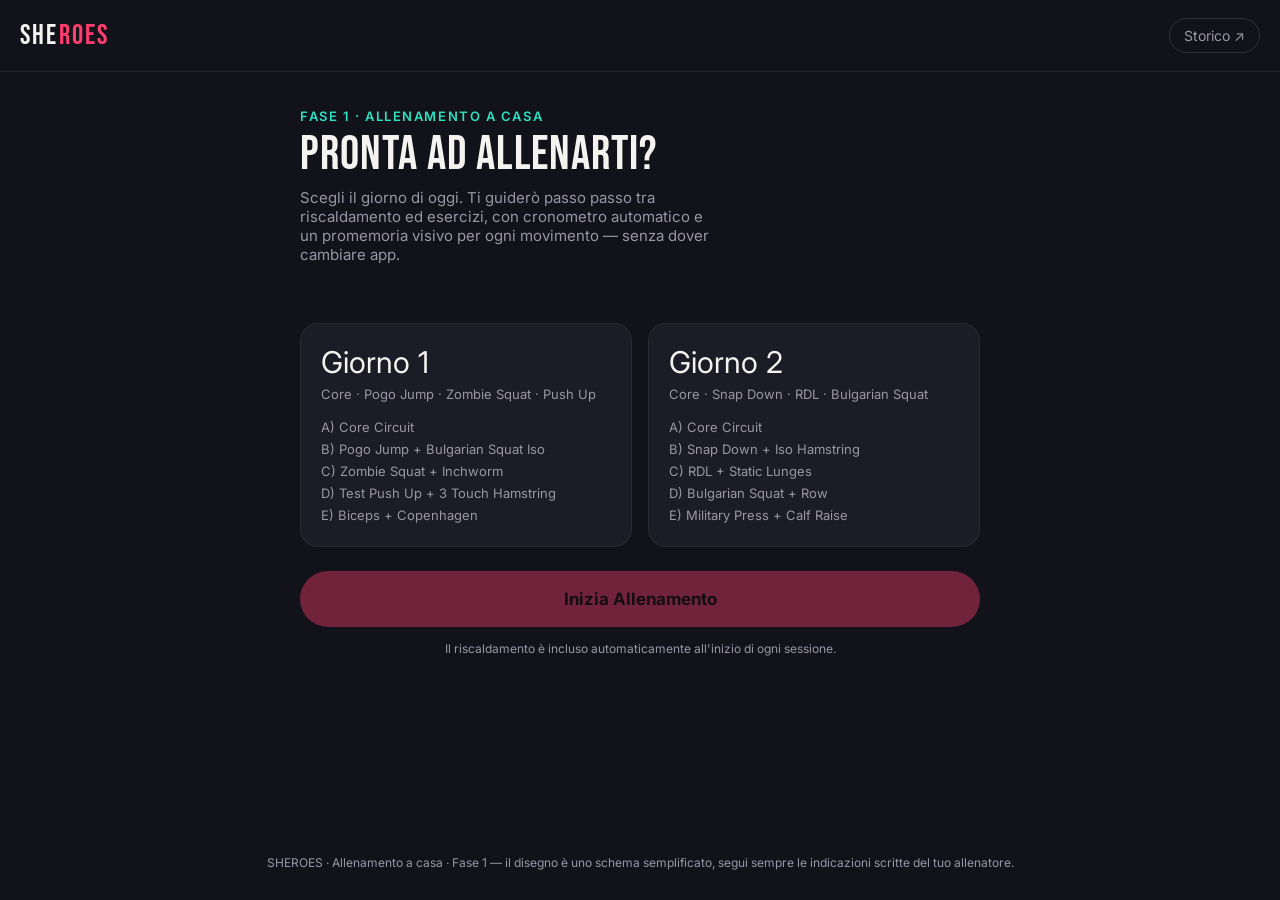
<file: index.html>
<!DOCTYPE html>
<html lang="it">
<head>
<meta charset="UTF-8" />
<meta name="viewport" content="width=device-width, initial-scale=1, viewport-fit=cover" />
<title>SHEROES · Allenamento a casa</title>
<link rel="preconnect" href="https://fonts.googleapis.com">
<link href="https://fonts.googleapis.com/css2?family=Bebas+Neue&family=Inter:wght@400;500;600;700&display=swap" rel="stylesheet">
<link rel="stylesheet" href="css/style.css" />
</head>
<body>

<div class="topbar">
  <div class="brand">SHE<span>ROES</span></div>
  <a class="nav-link" href="history.html">Storico ↗</a>
</div>

<div class="container">

  <!-- ===================== SCREEN: SELEZIONE ===================== -->
  <section id="screen-select">
    <div class="hero">
      <div class="eyebrow">Fase 1 · Allenamento a casa</div>
      <h1>Pronta ad allenarti?</h1>
      <p>Scegli il giorno di oggi. Ti guiderò passo passo tra riscaldamento ed esercizi, con cronometro automatico e un promemoria visivo per ogni movimento — senza dover cambiare app.</p>
    </div>

    <div class="day-cards" id="day-cards">
      <button class="day-card" data-day="day1">
        <div class="day-title">Giorno 1</div>
        <div class="day-meta">Core · Pogo Jump · Zombie Squat · Push Up</div>
        <ul>
          <li>A) Core Circuit</li>
          <li>B) Pogo Jump + Bulgarian Squat Iso</li>
          <li>C) Zombie Squat + Inchworm</li>
          <li>D) Test Push Up + 3 Touch Hamstring</li>
          <li>E) Biceps + Copenhagen</li>
        </ul>
      </button>
      <button class="day-card" data-day="day2">
        <div class="day-title">Giorno 2</div>
        <div class="day-meta">Core · Snap Down · RDL · Bulgarian Squat</div>
        <ul>
          <li>A) Core Circuit</li>
          <li>B) Snap Down + Iso Hamstring</li>
          <li>C) RDL + Static Lunges</li>
          <li>D) Bulgarian Squat + Row</li>
          <li>E) Military Press + Calf Raise</li>
        </ul>
      </button>
    </div>

    <button class="cta-primary" id="btn-start" disabled>Inizia Allenamento</button>
    <p style="color:var(--muted); font-size:12px; text-align:center; margin-top:14px;">
      Il riscaldamento è incluso automaticamente all'inizio di ogni sessione.
    </p>
  </section>

  <!-- ===================== SCREEN: PLAYER ===================== -->
  <section id="screen-player">
    <div class="progress-bar"><div class="progress-bar-fill" id="progress-fill"></div></div>
    <div class="step-meta">
      <span id="step-block-label">—</span>
      <span id="step-count">0 / 0</span>
    </div>

    <div class="exercise-header">
      <h2 id="exercise-name">—<span class="side-tag" id="side-tag" style="display:none;"></span></h2>
    </div>

    <div class="stage">
      <div id="figure-canvas"></div>
    </div>

    <!-- Timer per esercizi a tempo / recupero -->
    <div class="timer-wrap" id="timer-wrap" style="display:none;">
      <div class="timer-big" id="timer-value">00:00</div>
      <div class="timer-label" id="timer-label">Lavoro</div>
    </div>

    <!-- Target per esercizi a ripetizioni -->
    <div id="reps-wrap" style="display:none;">
      <div class="reps-target" id="reps-value">8 rep</div>
      <div class="reps-sub" id="reps-sub">Tocca "Fatto" quando hai finito la serie</div>
    </div>

    <!-- Input per test AMRAP -->
    <div id="amrap-wrap" style="display:none;">
      <div class="reps-sub">Fai più push up possibili, poi inserisci il numero:</div>
      <div class="amrap-input-row">
        <input type="number" min="0" id="amrap-input" placeholder="0" />
        <button class="icon-btn primary" id="btn-amrap-confirm" style="flex:1;">Conferma</button>
      </div>
    </div>

    <div class="cues-box">
      <h3>Attenzione a</h3>
      <ul id="cues-list"></ul>
      <div class="block-note" id="block-note" style="display:none;"></div>
      <a class="ref-link" id="ref-link" href="#" target="_blank" rel="noopener">Cerca un video di riferimento ↗</a>
    </div>

    <div class="controls-row" id="main-controls">
      <button class="icon-btn ghost" id="btn-prev">← Indietro</button>
      <button class="icon-btn" id="btn-pause">Pausa</button>
      <button class="icon-btn primary" id="btn-next">Fatto ✓</button>
    </div>
    <div class="controls-row" id="rest-extra" style="display:none;">
      <button class="icon-btn" id="btn-add15">+15"</button>
      <button class="icon-btn" id="btn-skip-rest">Salta recupero</button>
    </div>

    <div class="finish-row"><a href="#" id="btn-abort">Interrompi allenamento</a></div>
  </section>

  <!-- ===================== SCREEN: RIEPILOGO ===================== -->
  <section id="screen-summary">
    <div class="big-check">🎉</div>
    <h1>Allenamento completato!</h1>
    <div class="summary-stats">
      <div class="summary-stat"><div class="num" id="summary-duration">0'</div><div class="lbl">Durata</div></div>
      <div class="summary-stat"><div class="num" id="summary-day">—</div><div class="lbl">Giorno</div></div>
    </div>
    <div class="summary-note">
      <textarea id="summary-note" placeholder="Nota sulla sessione (facoltativa): come ti sei sentita, carichi usati, ecc."></textarea>
    </div>
    <div class="summary-actions">
      <button class="cta-primary" id="btn-save-session" style="width:auto; padding:16px 30px;">Salva nello storico</button>
      <button class="cta-secondary" id="btn-new-session">Torna alla selezione</button>
    </div>
  </section>

</div>

<footer class="foot">SHEROES · Allenamento a casa · Fase 1 — il disegno è uno schema semplificato, segui sempre le indicazioni scritte del tuo allenatore.</footer>

<script src="js/data.js"></script>
<script src="js/figure.js"></script>
<script src="js/player.js"></script>
<script src="js/storage.js"></script>
<script src="js/app.js"></script>
</body>
</html>
</file>
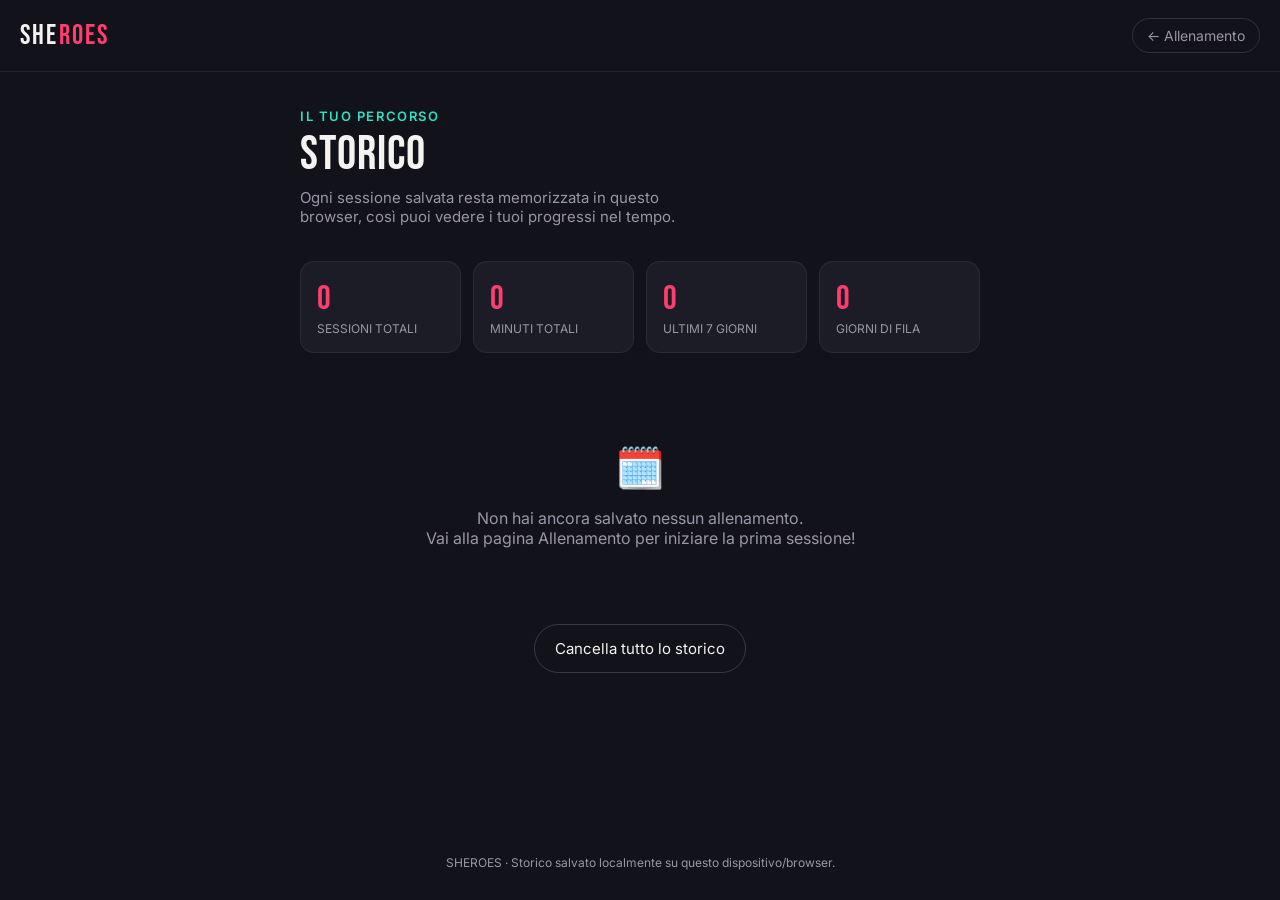
<file: history.html>
<!DOCTYPE html>
<html lang="it">
<head>
<meta charset="UTF-8" />
<meta name="viewport" content="width=device-width, initial-scale=1" />
<title>SHEROES · Storico allenamenti</title>
<link rel="preconnect" href="https://fonts.googleapis.com">
<link href="https://fonts.googleapis.com/css2?family=Bebas+Neue&family=Inter:wght@400;500;600;700&display=swap" rel="stylesheet">
<link rel="stylesheet" href="css/style.css" />
</head>
<body>

<div class="topbar">
  <div class="brand">SHE<span>ROES</span></div>
  <a class="nav-link" href="index.html">← Allenamento</a>
</div>

<div class="container">
  <div class="hero" style="padding-bottom:0;">
    <div class="eyebrow">Il tuo percorso</div>
    <h1>Storico</h1>
    <p>Ogni sessione salvata resta memorizzata in questo browser, così puoi vedere i tuoi progressi nel tempo.</p>
  </div>

  <div class="stats-grid" id="stats-grid">
    <div class="stat-card"><div class="num" id="stat-total">0</div><div class="lbl">Sessioni totali</div></div>
    <div class="stat-card"><div class="num" id="stat-minutes">0</div><div class="lbl">Minuti totali</div></div>
    <div class="stat-card"><div class="num" id="stat-week">0</div><div class="lbl">Ultimi 7 giorni</div></div>
    <div class="stat-card"><div class="num" id="stat-streak">0</div><div class="lbl">Giorni di fila</div></div>
  </div>

  <div class="chart-wrap" id="chart-wrap" style="display:none;">
    <h3>Ultime 12 sessioni (minuti)</h3>
    <canvas id="history-chart"></canvas>
  </div>

  <div id="list-area"></div>

  <div style="text-align:center; margin-bottom:40px;">
    <button class="cta-secondary" id="btn-clear-all">Cancella tutto lo storico</button>
  </div>
</div>

<footer class="foot">SHEROES · Storico salvato localmente su questo dispositivo/browser.</footer>

<script src="js/data.js"></script>
<script src="js/storage.js"></script>
<script src="js/history.js"></script>
</body>
</html>
</file>
<file: css/style.css>
/* =========================================================================
   SHEROES – Design tokens
   Background #12121A · Surface #1C1C26 · Accent #FF3D6E · Teal #2DE1C2
   Text #F5F3F0 · Muted #9A96A6
   Display: 'Bebas Neue' (numeri, titoli) · Body: 'Inter'
   ========================================================================= */

:root {
  --bg: #12121a;
  --surface: #1c1c26;
  --surface-2: #24242f;
  --accent: #ff3d6e;
  --accent-dim: #ff3d6e33;
  --teal: #2de1c2;
  --text: #f5f3f0;
  --muted: #9a96a6;
  --danger: #ff6b4a;
  --radius: 18px;
  --gap: 16px;
}

* { box-sizing: border-box; }

html, body {
  margin: 0;
  padding: 0;
  background: var(--bg);
  color: var(--text);
  font-family: 'Inter', system-ui, sans-serif;
  min-height: 100vh;
}

body {
  display: flex;
  flex-direction: column;
}

h1, h2, h3, .display {
  font-family: 'Bebas Neue', 'Inter', sans-serif;
  letter-spacing: 0.02em;
  font-weight: 400;
  margin: 0;
}

a { color: var(--teal); }

button {
  font-family: inherit;
  cursor: pointer;
  border: none;
}
button:focus-visible, a:focus-visible, input:focus-visible {
  outline: 3px solid var(--teal);
  outline-offset: 2px;
}

@media (prefers-reduced-motion: reduce) {
  * { animation-duration: 0.001ms !important; animation-iteration-count: 1 !important; transition-duration: 0.001ms !important; }
}

/* ---------- Top nav ---------- */
.topbar {
  display: flex;
  align-items: center;
  justify-content: space-between;
  padding: 18px 20px;
  border-bottom: 1px solid #ffffff12;
}
.brand {
  font-family: 'Bebas Neue', sans-serif;
  font-size: 28px;
  letter-spacing: 0.08em;
  color: var(--text);
}
.brand span { color: var(--accent); }
.nav-link {
  color: var(--muted);
  text-decoration: none;
  font-size: 14px;
  padding: 8px 14px;
  border-radius: 999px;
  border: 1px solid #ffffff1f;
}
.nav-link:hover { color: var(--text); border-color: var(--teal); }

.container { max-width: 720px; margin: 0 auto; width: 100%; padding: 0 20px; flex: 1; display: flex; flex-direction: column; }

/* ---------- Select screen ---------- */
.hero {
  padding: 36px 0 20px;
}
.hero .eyebrow {
  color: var(--teal);
  font-size: 13px;
  text-transform: uppercase;
  letter-spacing: 0.12em;
  font-weight: 600;
}
.hero h1 { font-size: 48px; line-height: 0.95; margin-top: 8px; }
.hero p { color: var(--muted); margin-top: 10px; font-size: 15px; max-width: 46ch; }

.day-cards {
  display: grid;
  grid-template-columns: 1fr 1fr;
  gap: var(--gap);
  margin: 24px 0;
}
@media (max-width: 520px) {
  .day-cards { grid-template-columns: 1fr; }
}

.day-card {
  background: var(--surface);
  border-radius: var(--radius);
  padding: 20px;
  border: 1px solid #ffffff10;
  text-align: left;
  transition: border-color 0.15s ease, transform 0.15s ease;
  color: var(--text);
}
.day-card:hover { border-color: var(--accent); transform: translateY(-2px); }
.day-card.selected { border-color: var(--accent); box-shadow: 0 0 0 1px var(--accent); }
.day-card .day-title { font-size: 30px; }
.day-card .day-meta { color: var(--muted); font-size: 13px; margin-top: 6px; }
.day-card ul { list-style: none; padding: 0; margin: 14px 0 0; color: var(--muted); font-size: 13px; }
.day-card li { padding: 3px 0; }

.cta-primary {
  background: var(--accent);
  color: #17070c;
  font-weight: 700;
  font-size: 17px;
  padding: 18px 24px;
  border-radius: 999px;
  width: 100%;
  transition: transform 0.12s ease, box-shadow 0.12s ease;
  box-shadow: 0 8px 24px -8px var(--accent);
}
.cta-primary:hover { transform: translateY(-1px); }
.cta-primary:disabled { opacity: 0.4; cursor: not-allowed; box-shadow: none; }

.cta-secondary {
  background: transparent;
  color: var(--text);
  border: 1px solid #ffffff2a;
  padding: 14px 20px;
  border-radius: 999px;
  font-size: 15px;
}
.cta-secondary:hover { border-color: var(--teal); }

/* ---------- Player screen ---------- */
#screen-player { display: none; flex-direction: column; flex: 1; padding-bottom: 24px; }
#screen-player.active { display: flex; }
#screen-select.hidden, #screen-summary.hidden { display: none; }

.progress-bar {
  height: 4px;
  background: #ffffff12;
  border-radius: 4px;
  overflow: hidden;
  margin: 16px 0 8px;
}
.progress-bar-fill { height: 100%; background: var(--accent); transition: width 0.2s ease; }

.step-meta { color: var(--muted); font-size: 13px; margin-bottom: 4px; display: flex; justify-content: space-between; }

.exercise-header { margin: 6px 0 6px; }
.exercise-header h2 { font-size: 32px; }
.side-tag { display: inline-block; background: var(--accent-dim); color: var(--accent); font-size: 12px; font-weight: 700; padding: 3px 10px; border-radius: 999px; margin-left: 8px; vertical-align: middle; text-transform: uppercase; }

.stage {
  background: radial-gradient(circle at 50% 30%, #1f1f2c 0%, var(--bg) 70%);
  border-radius: var(--radius);
  border: 1px solid #ffffff10;
  position: relative;
  height: 300px;
  margin: 10px 0;
  overflow: hidden;
}
#figure-canvas { width: 100%; height: 100%; }

.figure-caption {
  position: absolute;
  left: 50%;
  bottom: 14px;
  transform: translateX(-50%);
  background: #00000070;
  backdrop-filter: blur(4px);
  color: var(--text);
  font-size: 13px;
  font-weight: 600;
  padding: 7px 16px;
  border-radius: 999px;
  white-space: nowrap;
  pointer-events: none;
  border: 1px solid #ffffff18;
  max-width: 88%;
  overflow: hidden;
  text-overflow: ellipsis;
}

.ref-link {
  display: inline-block;
  margin-top: 12px;
  font-size: 13px;
  color: var(--teal);
  text-decoration: none;
  border-top: 1px dashed #ffffff1f;
  padding-top: 10px;
  width: 100%;
}
.ref-link:hover { text-decoration: underline; }

.timer-wrap { text-align: center; margin: 14px 0 6px; }
.timer-big { font-family: 'Bebas Neue', sans-serif; font-size: 84px; line-height: 1; color: var(--text); }
.timer-label { color: var(--muted); font-size: 13px; text-transform: uppercase; letter-spacing: 0.1em; margin-top: 4px; }
.timer-wrap.rest .timer-big { color: var(--teal); }

.reps-target { font-family: 'Bebas Neue', sans-serif; font-size: 64px; color: var(--accent); text-align: center; margin-top: 8px; }
.reps-sub { text-align: center; color: var(--muted); font-size: 14px; margin-top: -6px; }

.cues-box {
  background: var(--surface);
  border-radius: var(--radius);
  padding: 16px 18px;
  margin-top: 14px;
  border: 1px solid #ffffff10;
}
.cues-box h3 { font-size: 13px; text-transform: uppercase; letter-spacing: 0.08em; color: var(--teal); margin-bottom: 8px; }
.cues-box ul { margin: 0; padding-left: 18px; color: var(--text); font-size: 14.5px; line-height: 1.5; }
.cues-box li { margin-bottom: 4px; }
.block-note { color: var(--muted); font-size: 13px; margin-top: 10px; padding-top: 10px; border-top: 1px dashed #ffffff1f; }

.amrap-input-row { display: flex; gap: 10px; justify-content: center; margin-top: 14px; }
.amrap-input-row input {
  width: 100px; font-size: 28px; text-align: center; padding: 10px; border-radius: 12px;
  border: 1px solid #ffffff2a; background: var(--surface-2); color: var(--text);
  font-family: 'Bebas Neue', sans-serif;
}

.controls-row {
  display: flex;
  gap: 10px;
  margin-top: 20px;
  flex-wrap: wrap;
}
.icon-btn {
  flex: 1;
  min-width: 90px;
  background: var(--surface-2);
  color: var(--text);
  border-radius: 14px;
  padding: 14px 10px;
  font-size: 14px;
  font-weight: 600;
  border: 1px solid #ffffff10;
}
.icon-btn:hover { border-color: var(--teal); }
.icon-btn.primary { background: var(--accent); color: #17070c; flex: 2; }
.icon-btn.ghost { background: transparent; }

.finish-row { text-align: center; margin-top: 14px; }
.finish-row a { color: var(--muted); font-size: 13px; }

/* ---------- Summary screen ---------- */
#screen-summary { display: none; flex-direction: column; align-items: center; text-align: center; padding: 60px 0; flex: 1; }
#screen-summary.active { display: flex; }
#screen-summary .big-check { font-size: 60px; }
#screen-summary h1 { font-size: 40px; margin-top: 10px; }
.summary-stats { display: flex; gap: 20px; margin: 24px 0; }
.summary-stat { background: var(--surface); border-radius: 14px; padding: 16px 20px; }
.summary-stat .num { font-family: 'Bebas Neue', sans-serif; font-size: 34px; color: var(--accent); }
.summary-stat .lbl { color: var(--muted); font-size: 12px; text-transform: uppercase; }
.summary-note { width: 100%; max-width: 420px; margin: 10px 0 20px; }
.summary-note textarea {
  width: 100%; min-height: 70px; border-radius: 12px; border: 1px solid #ffffff2a;
  background: var(--surface-2); color: var(--text); padding: 12px; font-family: inherit; font-size: 14px; resize: vertical;
}
.summary-actions { display: flex; gap: 10px; flex-wrap: wrap; justify-content: center; }

footer.foot { text-align: center; color: var(--muted); font-size: 12px; padding: 30px 20px; }

/* ---------- History page ---------- */
.stats-grid {
  display: grid;
  grid-template-columns: repeat(4, 1fr);
  gap: 12px;
  margin: 20px 0 30px;
}
@media (max-width: 560px) { .stats-grid { grid-template-columns: repeat(2, 1fr); } }
.stat-card {
  background: var(--surface);
  border-radius: 14px;
  padding: 16px;
  border: 1px solid #ffffff10;
}
.stat-card .num { font-family: 'Bebas Neue', sans-serif; font-size: 34px; color: var(--accent); }
.stat-card .lbl { color: var(--muted); font-size: 12px; text-transform: uppercase; margin-top: 2px; }

.session-list { display: flex; flex-direction: column; gap: 10px; margin-bottom: 40px; }
.session-item {
  background: var(--surface);
  border: 1px solid #ffffff10;
  border-radius: 14px;
  padding: 14px 16px;
  display: flex;
  justify-content: space-between;
  align-items: center;
  gap: 12px;
}
.session-item .day-pill {
  font-size: 12px; font-weight: 700; padding: 4px 10px; border-radius: 999px;
  background: var(--accent-dim); color: var(--accent); text-transform: uppercase;
}
.session-item .date { color: var(--text); font-size: 14px; font-weight: 600; }
.session-item .note { color: var(--muted); font-size: 13px; margin-top: 2px; }
.session-item .dur { color: var(--teal); font-family: 'Bebas Neue', sans-serif; font-size: 22px; }
.session-item .del-btn { background: transparent; color: var(--muted); font-size: 18px; padding: 4px 8px; border-radius: 8px; }
.session-item .del-btn:hover { color: var(--danger); }

.empty-state { text-align: center; color: var(--muted); padding: 60px 20px; }
.empty-state .em-icon { font-size: 40px; margin-bottom: 10px; }

.chart-wrap { background: var(--surface); border-radius: var(--radius); padding: 18px; margin-bottom: 30px; border: 1px solid #ffffff10; }
.chart-wrap h3 { font-size: 13px; text-transform: uppercase; color: var(--teal); letter-spacing: 0.08em; margin-bottom: 12px; }
#history-chart { width: 100%; height: 140px; }
</file>
